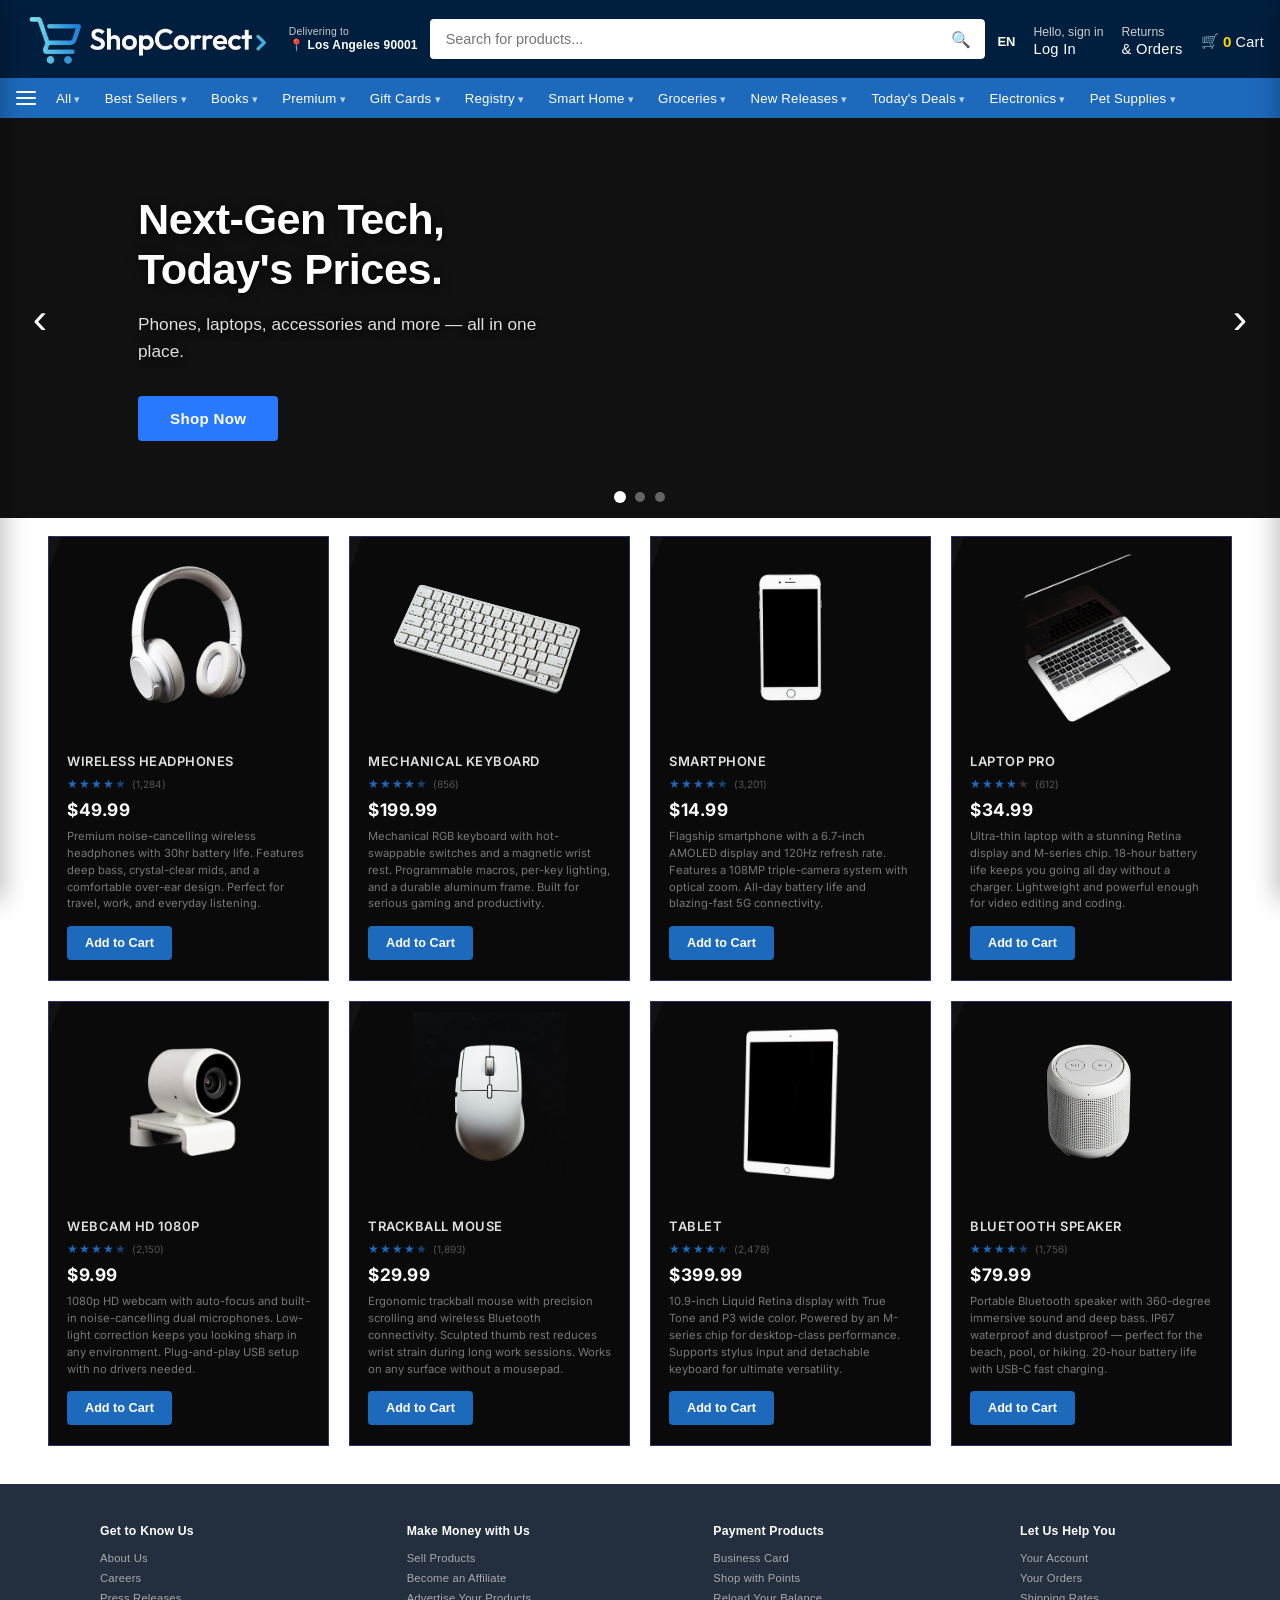
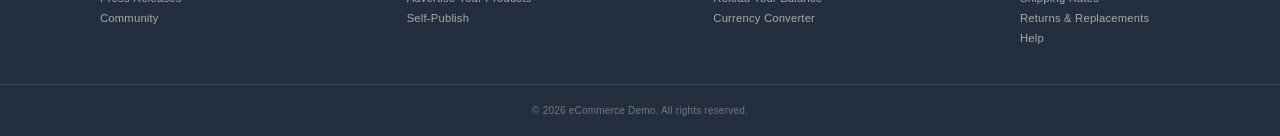
<file: index.html>
<!DOCTYPE html>
<html lang="en">
<head>
    <link href="https://fonts.googleapis.com/css2?family=Inter:wght@400;500;600;700&display=swap" rel="stylesheet">
    <meta charset="UTF-8">
    <meta name="viewport" content="width=device-width, initial-scale=1.0">
    <title>ShopCenter</title>
    <link rel="stylesheet" href="src/css/styles.css">
</head>
<body>

    <!-- Demo Notice -->
    <div id="demo-notice">
        <p>🛍️ Frontend demo only! Try clicking the carousel arrows or adding and removing items from the cart.</p>
        <button id="demo-notice-close">&times;</button>
    </div>

    <!-- Drawer Overlay -->
    <div id="drawer-overlay"></div>

    <!-- Drawer -->
    <div id="drawer">
        <div id="drawer-header">
            <span>👤 Hello, Sign In</span>
            <button id="drawer-close">&times;</button>
        </div>

        <div class="drawer-section">
            <h3>Trending</h3>
            <a href="#">Best Sellers</a>
            <a href="#">New Releases</a>
            <a href="#">Movers & Shakers</a>
            <a href="#">Most Wished For</a>
        </div>

        <div class="drawer-divider"></div>

        <div class="drawer-section">
            <h3>Digital Content & Devices</h3>
            <a href="#">Smart Home</a>
            <a href="#">Electronics</a>
            <a href="#">Computers & Accessories</a>
            <a href="#">Video Games</a>
            <a href="#">TVs & Home Theater</a>
        </div>

        <div class="drawer-divider"></div>

        <div class="drawer-section">
            <h3>Shop by Department</h3>
            <a href="#">Clothing & Fashion</a>
            <a href="#">Books</a>
            <a href="#">Groceries</a>
            <a href="#">Health & Household</a>
            <a href="#">Home & Kitchen</a>
            <a href="#">Pet Supplies</a>
            <a href="#">Sports & Outdoors</a>
            <a href="#">Toys & Games</a>
            <a href="#">Beauty & Personal Care</a>
            <a href="#">Automotive</a>
        </div>

        <div class="drawer-divider"></div>

        <div class="drawer-section">
            <h3>Programs & Features</h3>
            <a href="#">Gift Cards</a>
            <a href="#">Registry</a>
            <a href="#">Subscribe & Save</a>
            <a href="#">Deals of the Day</a>
        </div>

        <div class="drawer-divider"></div>

        <div class="drawer-section">
            <h3>Help & Settings</h3>
            <a href="#">Your Account</a>
            <a href="#">Customer Service</a>
            <a href="#">Sign In</a>
        </div>
    </div>

    <!-- Cart Drawer Overlay -->
    <div id="cart-overlay"></div>

    <!-- Cart Drawer -->
    <div id="cart-drawer">
        <div id="cart-drawer-header">
            <span>🛒 Your Cart</span>
            <button id="cart-drawer-close">&times;</button>
        </div>
        <div id="cart-drawer-items"></div>
        <div id="cart-drawer-footer">
            <div id="cart-drawer-total">
                <span>Subtotal:</span>
                <span id="cart-total-price">$0.00</span>
            </div>
            <button id="cart-checkout-btn">Proceed to Checkout</button>
            <p id="cart-empty-msg">Your cart is empty.</p>
        </div>
    </div>

    <!-- Top bar -->
    <div id="top-bar">
        <img id="logo" src="logo.avif" alt="ShopCenter">

        <div id="deliver-to">
            <span>Delivering to</span>
            <span>📍 Los Angeles 90001</span>
        </div>

        <div id="search-wrapper">
            <input type="text" id="search" placeholder="Search for products...">
            <button id="hi-world-btn">🔍</button>
        </div>

        <div id="top-bar-right">
            <a href="#" class="lang-link">EN</a>
            <a href="#" class="top-link sign-in">
                <span>Hello, sign in</span>
                <span>Log In</span>
            </a>
            <a href="#" class="top-link returns-orders">
                <span>Returns</span>
                <span>& Orders</span>
            </a>
            <button id="cart-btn">🛒 <span class="cart-count">0</span> Cart</button>
        </div>
    </div>

    <!-- Navbar -->
    <nav id="navbar">
        <button id="hamburger-btn">
            <span class="hamburger-icon">
                <span></span>
                <span></span>
                <span></span>
            </span>
        </button>

        <div class="nav-dropdown">
            <a href="#">All</a>
            <div class="nav-dropdown-menu">
                <a href="#">All Departments</a>
                <a href="#">All Deals</a>
                <a href="#">All Brands</a>
                <a href="#">All Categories</a>
            </div>
        </div>

        <div class="nav-dropdown">
            <a href="#">Best Sellers</a>
            <div class="nav-dropdown-menu">
                <a href="#">Top 100 in Electronics</a>
                <a href="#">Top 100 in Books</a>
                <a href="#">Top 100 in Home</a>
                <a href="#">Top 100 in Fashion</a>
                <a href="#">Top 100 in Toys</a>
            </div>
        </div>

        <div class="nav-dropdown">
            <a href="#">Books</a>
            <div class="nav-dropdown-menu">
                <a href="#">Fiction</a>
                <a href="#">Non-Fiction</a>
                <a href="#">Children's Books</a>
                <a href="#">Textbooks</a>
                <a href="#">Audiobooks</a>
            </div>
        </div>

        <div class="nav-dropdown">
            <a href="#">Premium</a>
            <div class="nav-dropdown-menu">
                <a href="#">Premium Video</a>
                <a href="#">Premium Music</a>
                <a href="#">Premium Gaming</a>
                <a href="#">Premium Reading</a>
                <a href="#">Try Before You Buy</a>
            </div>
        </div>

        <div class="nav-dropdown">
            <a href="#">Gift Cards</a>
            <div class="nav-dropdown-menu">
                <a href="#">eGift Cards</a>
                <a href="#">Print at Home</a>
                <a href="#">Mail a Gift Card</a>
                <a href="#">Gift Card Balance</a>
            </div>
        </div>

        <div class="nav-dropdown">
            <a href="#">Registry</a>
            <div class="nav-dropdown-menu">
                <a href="#">Wedding Registry</a>
                <a href="#">Baby Registry</a>
                <a href="#">Birthday Registry</a>
                <a href="#">Find a Registry</a>
            </div>
        </div>

        <div class="nav-dropdown">
            <a href="#">Smart Home</a>
            <div class="nav-dropdown-menu">
                <a href="#">Smart Speakers</a>
                <a href="#">Smart Displays</a>
                <a href="#">Smart Lighting</a>
                <a href="#">Smart Plugs</a>
                <a href="#">Security Cameras</a>
                <a href="#">Thermostats</a>
            </div>
        </div>

        <div class="nav-dropdown">
            <a href="#">Groceries</a>
            <div class="nav-dropdown-menu">
                <a href="#">Snacks & Candy</a>
                <a href="#">Beverages</a>
                <a href="#">Breakfast Foods</a>
                <a href="#">Canned & Packaged</a>
                <a href="#">Organic</a>
                <a href="#">Fresh Produce</a>
            </div>
        </div>

        <div class="nav-dropdown">
            <a href="#">New Releases</a>
            <div class="nav-dropdown-menu">
                <a href="#">Last 30 Days</a>
                <a href="#">Last 90 Days</a>
                <a href="#">Coming Soon</a>
                <a href="#">Most Wished For</a>
            </div>
        </div>

        <div class="nav-dropdown">
            <a href="#">Today's Deals</a>
            <div class="nav-dropdown-menu">
                <a href="#">Lightning Deals</a>
                <a href="#">Deal of the Day</a>
                <a href="#">Savings & Sales</a>
                <a href="#">Coupons</a>
                <a href="#">Outlet</a>
            </div>
        </div>

        <div class="nav-dropdown">
            <a href="#">Electronics</a>
            <div class="nav-dropdown-menu">
                <a href="#">Laptops & Computers</a>
                <a href="#">Headphones</a>
                <a href="#">Smartphones</a>
                <a href="#">Tablets</a>
                <a href="#">Wearable Tech</a>
                <a href="#">Cameras</a>
                <a href="#">Accessories</a>
            </div>
        </div>

        <div class="nav-dropdown">
            <a href="#">Pet Supplies</a>
            <div class="nav-dropdown-menu">
                <a href="#">Dog Food</a>
                <a href="#">Cat Food</a>
                <a href="#">Pet Toys</a>
                <a href="#">Pet Beds</a>
                <a href="#">Grooming</a>
                <a href="#">Fish & Aquatics</a>
            </div>
        </div>
    </nav>

    <!-- Hero -->
    <div id="hero">
        <div id="hero-content">
            <h1 id="hero-title">Next-Gen Tech,<br>Today's Prices.</h1>
            <p id="hero-subtitle">Phones, laptops, accessories and more — all in one place.</p>
            <button id="hero-btn">Shop Now</button>
        </div>
        <video id="hero-video" autoplay muted loop playsinline preload="auto"></video>

        <button id="hero-prev">&#8249;</button>
        <button id="hero-next">&#8250;</button>

        <div id="hero-dots">
            <span class="hero-dot active"></span>
            <span class="hero-dot"></span>
            <span class="hero-dot"></span>
        </div>
    </div>

    <!-- Divider Bar -->
    <div id="section-divider"></div>

    <!-- Products -->
    <main>
        <h2 id="products-heading">Featured Products</h2>
        <section id="product-list"></section>
    </main>

    <footer>
        <div id="footer-top">
            <div class="footer-column">
                <h4>Get to Know Us</h4>
                <a href="#">About Us</a>
                <a href="#">Careers</a>
                <a href="#">Press Releases</a>
                <a href="#">Community</a>
            </div>
            <div class="footer-column">
                <h4>Make Money with Us</h4>
                <a href="#">Sell Products</a>
                <a href="#">Become an Affiliate</a>
                <a href="#">Advertise Your Products</a>
                <a href="#">Self-Publish</a>
            </div>
            <div class="footer-column">
                <h4>Payment Products</h4>
                <a href="#">Business Card</a>
                <a href="#">Shop with Points</a>
                <a href="#">Reload Your Balance</a>
                <a href="#">Currency Converter</a>
            </div>
            <div class="footer-column">
                <h4>Let Us Help You</h4>
                <a href="#">Your Account</a>
                <a href="#">Your Orders</a>
                <a href="#">Shipping Rates</a>
                <a href="#">Returns & Replacements</a>
                <a href="#">Help</a>
            </div>
        </div>
        <div id="footer-divider"></div>
        <div id="footer-bottom">
            <span>© 2026 eCommerce Demo. All rights reserved.</span>
        </div>
    </footer>

    <script src="src/js/app.js"></script>
</body>
</html>
</file>
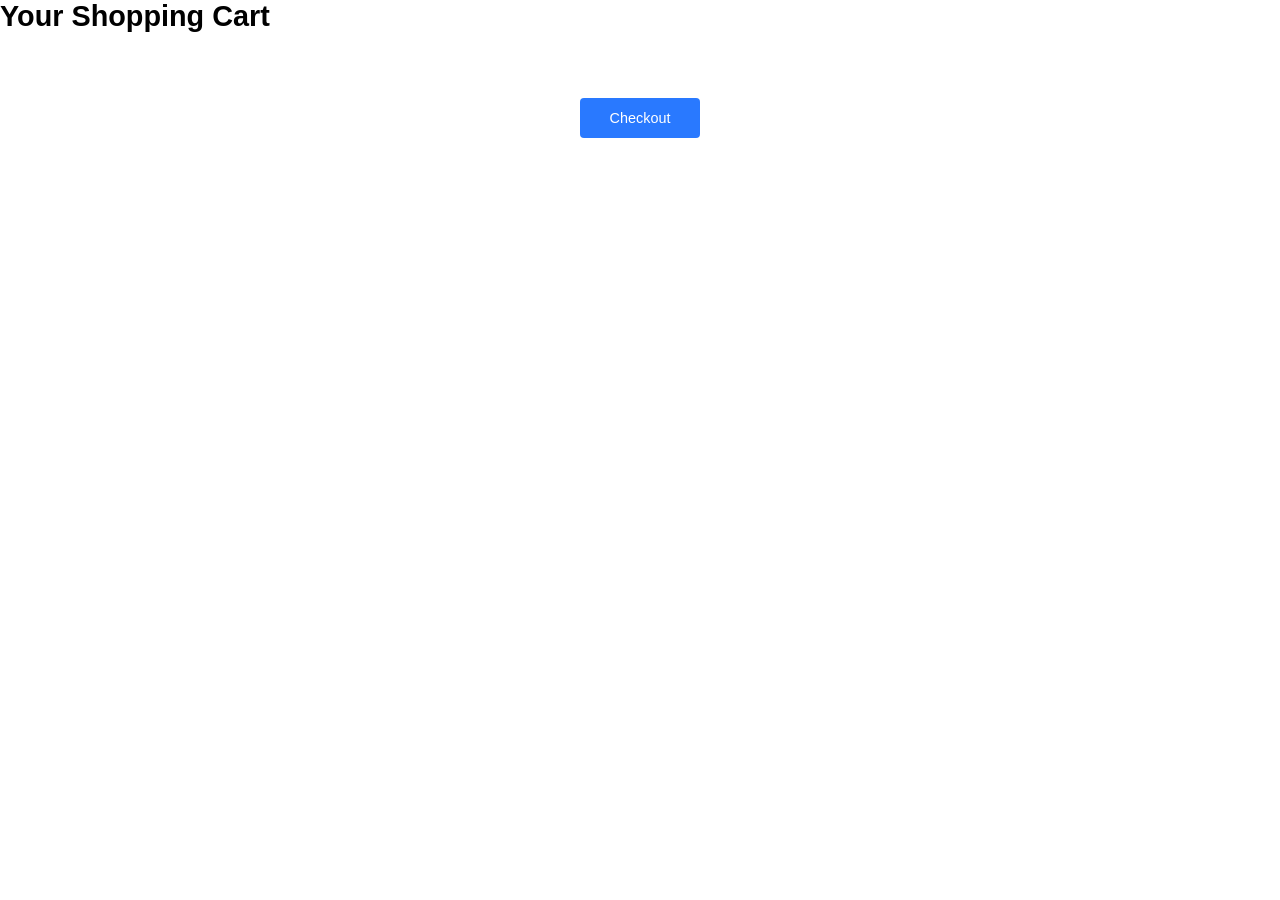
<file: cart.html>
<!DOCTYPE html>
<html lang="en">
<head>
    <meta charset="UTF-8">
    <meta name="viewport" content="width=device-width, initial-scale=1.0">
    <title>Shopping Cart</title>
    <link rel="stylesheet" href="src/css/styles.css">
</head>
<body>
    <header>
        <h1>Your Shopping Cart</h1>
    </header>
    <main class="cart-page">
        <div id="cart-items"></div>
        <div id="total-price"></div>
        <button id="checkout-button">Checkout</button>
    </main>
    <script src="src/js/cart.js"></script>
    <script src="src/js/app.js"></script>
</body>
</html>
</file>
<file: src/css/styles.css>
* {
    box-sizing: border-box;
    margin: 0;
    padding: 0;
}

html, body {
    overflow-x: hidden;
}

html {
    font-size: 90%;
}

body {
    background: linear-gradient(to bottom, #ffffff, #ffffff);
    min-height: 100vh;
    margin: 0;
    font-family: sans-serif;
}

/* ── Drawer Overlay ── */
#drawer-overlay {
    position: fixed;
    top: 0;
    left: 0;
    width: 100%;
    height: 100%;
    background: rgba(0, 0, 0, 0);
    z-index: 998;
    pointer-events: none;
    visibility: hidden;
    transition: background 0.3s ease, visibility 0.3s ease;
}

#drawer-overlay.active {
    background: rgba(0, 0, 0, 0.55);
    pointer-events: all;
    visibility: visible;
}

/* ── Drawer ── */
#drawer {
    position: fixed;
    top: 0;
    left: 0;
    width: 365px;
    height: 100vh;
    background-color: #fff;
    z-index: 999;
    overflow-y: auto;
    transform: translateX(-100%);
    transition: transform 0.3s ease;
    box-shadow: 4px 0 24px rgba(0, 0, 0, 0.25);
}

#drawer.open {
    transform: translateX(0);
}

#drawer-header {
    background-color: #232F3E;
    color: white;
    padding: 16px 20px;
    display: flex;
    align-items: center;
    justify-content: space-between;
    font-size: 1.1em;
    font-weight: 700;
    position: sticky;
    top: 0;
    z-index: 1;
}

#drawer-close {
    background: none;
    border: none;
    color: #fff;
    font-size: 1.8em;
    cursor: pointer;
    line-height: 1;
    padding: 0 4px;
}

#drawer-close:hover {
    color: #ccc;
}

.drawer-section {
    padding: 14px 20px;
}

.drawer-section h3 {
    font-size: 1.05em;
    font-weight: 700;
    color: #111;
    margin-bottom: 10px;
    letter-spacing: -0.2px;
}

.drawer-section a {
    display: block;
    color: #333;
    text-decoration: none;
    padding: 8px 0;
    font-size: 0.92em;
    font-weight: 400;
    transition: color 0.15s ease, padding-left 0.15s ease;
}

.drawer-section a:hover {
    color: #001f3f;
    padding-left: 6px;
    font-weight: 500;
}

.drawer-divider {
    height: 1px;
    background-color: #e0e0e0;
    margin: 4px 20px;
}

/* ── Announcement Bar ── */
#announcement-bar {
    background-color: #5c5c5c;
    color: #fafafa;
    text-align: center;
    padding: 10px;
    font-size: 1.1em;
    font-family: 'Nunito', sans-serif;
    font-weight: 600;
    letter-spacing: 0.3px;
}

/* ── Top Bar ── */
#top-bar {
    background-color: #001f3f;
    padding: 8px 16px;
    display: flex;
    align-items: center;
    gap: 12px;
    position: relative;
}

#logo {
    height: 62px;
    width: auto;
    object-fit: contain;
    object-position: left;
    flex-shrink: 0;
}

#deliver-to {
    display: flex;
    flex-direction: column;
    color: #ccc;
    font-size: 0.72em;
    line-height: 1.3;
    white-space: nowrap;
    cursor: pointer;
    flex-shrink: 0;
    letter-spacing: 0.2px;
}

#deliver-to span:last-child {
    color: #fff;
    font-weight: 600;
    font-size: 1.15em;
}

#search-wrapper {
    display: flex;
    align-items: stretch;
    flex: 1;
    border-radius: 4px;
    overflow: hidden;
    height: 40px;
}

#search {
    flex: 1;
    padding: 10px 16px;
    border: none;
    font-size: 1em;
    outline: none;
    height: 100%;
}

#hi-world-btn {
    background-color: #ffffff;
    color: #111;
    border: none;
    padding: 0 14px;
    font-size: 1.1em;
    cursor: pointer;
    white-space: nowrap;
    border-radius: 0 4px 4px 0;
    display: flex;
    align-items: center;
    justify-content: center;
    height: 100%;
}

#hi-world-btn:hover {
    background-color: #e0e0e0;
}

#top-bar-right {
    display: flex;
    align-items: center;
    gap: 18px;
    flex-shrink: 0;
    margin-top: 6px;
}

#top-bar-right .top-link {
    color: #ccc;
    text-decoration: none;
    font-size: 0.85em;
    line-height: 1.3;
    display: flex;
    flex-direction: column;
    white-space: nowrap;
    cursor: pointer;
    font-family: 'Poppins', sans-serif;
    font-weight: 400;
}

#top-bar-right .top-link span:last-child {
    color: #fff;
    font-weight: 500;
    font-size: 1.2em;
    font-family: 'Poppins', sans-serif;
    letter-spacing: 0.3px;
}

#top-bar-right .lang-link {
    color: #fff;
    text-decoration: none;
    font-size: 0.9em;
    font-weight: 700;
}

#top-bar-right .cart-link {
    color: #fff;
    text-decoration: none;
    font-size: 0.9em;
    font-weight: 700;
    display: flex;
    align-items: center;
    gap: 4px;
    position: relative;
}

#top-bar-right .cart-link .cart-count {
    color: #FFD600;
    font-size: 1em;
    font-weight: 700;
}

/* ── Navbar ── */
#navbar {
    background-color: #1d6abc;
    display: flex;
    align-items: center;
    gap: 0;
    padding: 0 16px;
    overflow: visible;
    position: relative;
    z-index: 100;
    max-width: 100vw;
    flex-wrap: nowrap;
}

#navbar > a {
    color: white;
    text-decoration: none;
    padding: 7px 12px;
    font-size: 0.92em;
    font-weight: 500;
    display: block;
    white-space: nowrap;
    letter-spacing: 0.2px;
}

#navbar > a:hover {
    background-color: rgba(255, 255, 255, 0.15);
}

/* ── Nav Dropdowns ── */
.nav-dropdown {
    position: relative;
    flex-shrink: 0;
}

.nav-dropdown > a {
    color: white;
    text-decoration: none;
    padding: 7px 12px;
    font-size: 0.92em;
    font-weight: 500;
    display: block;
    white-space: nowrap;
    letter-spacing: 0.2px;
    cursor: pointer;
}

.nav-dropdown > a::after {
    content: ' ▾';
    font-size: 0.8em;
    opacity: 0.7;
}

.nav-dropdown:hover > a {
    background-color: rgba(255, 255, 255, 0.15);
}

.nav-dropdown-menu {
    position: absolute;
    top: 100%;
    left: 0;
    min-width: 220px;
    background-color: #fff;
    border: 1px solid #ddd;
    box-shadow: 0 6px 20px rgba(0, 0, 0, 0.15);
    border-radius: 0 0 4px 4px;
    opacity: 0;
    visibility: hidden;
    transform: translateY(-4px);
    transition: opacity 0.2s ease, transform 0.2s ease, visibility 0.2s ease;
    z-index: 200;
}

.nav-dropdown:hover .nav-dropdown-menu {
    opacity: 1;
    visibility: visible;
    transform: translateY(0);
}

.nav-dropdown-menu a {
    display: block;
    color: #333;
    text-decoration: none;
    padding: 10px 18px;
    font-size: 0.85em;
    font-weight: 400;
    white-space: nowrap;
    transition: background-color 0.15s ease, padding-left 0.15s ease;
    border-bottom: 1px solid #f0f0f0;
}

.nav-dropdown-menu a:last-child {
    border-bottom: none;
}

.nav-dropdown-menu a:hover {
    background-color: #f5f5f5;
    padding-left: 22px;
    color: #001f3f;
}

/* ── Hero ── */
#hero {
    position: relative;
    display: flex;
    align-items: center;
    overflow: hidden;
    height: 400px;
    padding: 0 60px;
    background: #111;
    color: white;
}

#hero-video {
    position: absolute;
    right: 0;
    top: 0;
    height: 100%;
    width: 60%;
    object-fit: cover;
    object-position: center;
    mask-image: linear-gradient(to right, transparent 5%, black 45%);
    -webkit-mask-image: linear-gradient(to right, transparent 5%, black 45%);
    transition: opacity 0.6s ease;
}

#hero-content {
    position: relative;
    z-index: 2;
    max-width: 500px;
    transition: opacity 0.4s ease, transform 0.4s ease;
    display: flex;
    flex-direction: column;
    align-items: flex-start;
    text-align: left;
    margin-left: 78px;
}

#hero-content.fade-out {
    opacity: 0;
    transform: translateY(10px);
}

#hero-content h1,
#hero-title {
    font-size: 3em;
    font-weight: 700;
    line-height: 1.15;
    margin-bottom: 16px;
    letter-spacing: -0.5px;
    text-shadow: 0 2px 12px rgba(0, 0, 0, 0.6), 0 1px 3px rgba(0, 0, 0, 0.4);
}

#hero-content p,
#hero-subtitle {
    font-size: 1.2em;
    font-weight: 400;
    color: #e0e0e0;
    margin-bottom: 30px;
    line-height: 1.6;
    padding-left: 0;
    max-width: 420px;
    text-shadow: 0 2px 10px rgba(0, 0, 0, 0.5), 0 1px 3px rgba(0, 0, 0, 0.35);
}

#hero-btn {
    background-color: #2979ff;
    color: white;
    border: none;
    padding: 14px 32px;
    font-size: 1.05em;
    font-weight: 600;
    border-radius: 4px;
    cursor: pointer;
    letter-spacing: 0.3px;
    align-self: flex-start;
    margin-right: 0;
}

#hero-btn:hover {
    background-color: #1c5bbf;
}

/* ── Hero Arrows ── */
#hero-prev,
#hero-next {
    position: absolute;
    top: 50%;
    transform: translateY(-50%);
    background: none;
    border: none;
    color: white;
    font-size: 3em;
    width: 60px;
    height: 100px;
    cursor: pointer;
    z-index: 3;
    display: flex;
    align-items: center;
    justify-content: center;
    transition: color 0.2s ease;
}

#hero-prev:hover,
#hero-next:hover {
    color: rgba(255, 255, 255, 0.6);
}

#hero-prev {
    left: 10px;
}

#hero-next {
    right: 10px;
}

/* ── Hero Dots ── */
#hero-dots {
    position: absolute;
    bottom: 16px;
    left: 50%;
    transform: translateX(-50%);
    display: flex;
    gap: 10px;
    z-index: 3;
}

.hero-dot {
    width: 10px;
    height: 10px;
    border-radius: 50%;
    background: rgba(255, 255, 255, 0.35);
    cursor: pointer;
    transition: background 0.3s ease, transform 0.3s ease;
}

.hero-dot.active {
    background: #fff;
    transform: scale(1.2);
}

/* ── Products ── */


#section-divider {
    display: none;
}

main {
    flex: 1;
    padding: 0 30px 20px;
    width: 100%;
    background-color: transparent;
}

#products-heading {
    display: none;
}

#product-list {
    display: grid;
    grid-template-columns: repeat(auto-fill, minmax(280px, 1fr));
    gap: 20px;
    max-width: 100%;
    margin: 0 auto;
    padding: 18px;
}


.product {
    background: #0a0a0a;
    border-radius: 0;
    padding: 0;
    text-align: left;
    display: flex;
    flex-direction: column;
    align-items: center;
    border: 1px solid #303069;
    outline: none;
    transition: transform 0.2s ease, box-shadow 0.3s ease, border-color 0.3s ease;
    position: relative;
    overflow: hidden;
}

.cart-item {
    display: flex;
    justify-content: space-between;
    padding: 16px 20px;
    border-bottom: none;
    background-color: #ffffff;
    border: 1px solid #d9d9d9;
    border-radius: 12px;
    box-shadow: 0 2px 6px rgba(0, 0, 0, 0.05);
    position: relative;
    overflow: hidden;
}

.product::after {
    content: '';
    position: absolute;
    top: 0;
    left: -75%;
    width: 50%;
    height: 100%;
    background: linear-gradient(
        120deg,
        transparent 0%,
        rgba(255, 255, 255, 0.04) 40%,
        rgba(255, 255, 255, 0.12) 50%,
        rgba(255, 255, 255, 0.04) 60%,
        transparent 100%
    );
    transform: skewX(-20deg);
    pointer-events: none;
    z-index: 2;
}

.product:hover::after {
    animation: shineSwipe 0.65s ease forwards;
}

@keyframes shineSwipe {
    0%   { left: -75%; }
    100% { left: 125%; }
}

.cart-item:hover::after {
    animation: cardReflection 0.6s ease forwards;
}

@keyframes cardReflection {
    0% {
        left: -75%;
    }
    100% {
        left: 125%;
    }
}

.product::before {
    content: '';
    position: absolute;
    top: 0;
    left: 0;
    right: 0;
    height: 2px;
    background: linear-gradient(90deg, transparent 0%, #1d6abc 50%, transparent 100%);
    opacity: 0;
    transition: opacity 0.3s ease;
}

.product:hover {
    transform: scale(1.03);
    box-shadow: 0 0 24px rgba(29, 106, 188, 0.3), 0 0 48px rgba(29, 106, 188, 0.1);
    border-color: #1d6abc;
}

.product:hover::before {
    opacity: 1;
}

.product-media {
    width: 100%;
    height: 200px;
    overflow: hidden;
    background: #0a0a0a;
    flex-shrink: 0;
}

.product-image {
    width: 100%;
    height: 100%;
    object-fit: contain;
    object-position: center;
    padding: 10px;
    background: #0a0a0a;
    transition: transform 0.3s ease;
}

.product:hover .product-image {
    transform: scale(1.05);
}

.product-emoji {
    font-size: 4.5em;
    text-align: center;
    padding: 40px 0;
    line-height: 1;
    background: #111;
}

.product-info {
    padding: 16px 18px 20px;
    width: 100%;
    display: flex;
    flex-direction: column;
    align-items: flex-start;
    gap: 6px;
}

.product-info h3 {
    display: block;
    font-size: 0.9em;
    font-weight: 600;
    color: #e0e0e0;
    margin: 0;
    letter-spacing: 0.5px;
    font-family: 'Inter', sans-serif;
    text-align: left;
    text-transform: uppercase;
}

.product-rating {
    display: flex;
    align-items: center;
    gap: 6px;
    margin: 2px 0;
}

.product-rating .stars {
    display: flex;
    gap: 1px;
    font-size: 0.85em;
}

.star.full {
    color: #1d6abc;
}

.star.half {
    color: #1d6abc;
    opacity: 0.6;
}

.star.empty {
    color: #333;
}

.review-count {
    display: inline;
    font-size: 0.7em;
    color: #555;
    font-weight: 400;
    font-family: 'Inter', sans-serif;
}

.current-price {
    font-size: 1.2em;
    font-weight: 700;
    color: #fff;
    letter-spacing: 0.5px;
    font-family: 'Inter', sans-serif;
}

.product-desc {
    display: block;
    font-size: 0.78em;
    line-height: 1.5;
    color: #777;
    text-align: left;
    margin-top: 2px;
    font-weight: 400;
    font-family: 'Inter', sans-serif;
}

.product-badge {
    display: none;
}

.product-shipping {
    display: none;
}

.old-price {
    display: none;
}

.discount-tag {
    display: none;
}

.product button,
.product-info button {
    display: inline-block;
    background-color: #1d6abc;
    color: #fff;
    border: none;
    padding: 10px 18px;
    font-size: 0.88em;
    font-weight: 600;
    border-radius: 4px;
    cursor: pointer;
    margin-top: 8px;
    transition: background-color 0.2s ease;
}

.product button:hover,
.product-info button:hover {
    background-color: #155a9c;
}

/* ── Footer ── */
footer {
    background-color: #232F3E;
    color: #aaa;
    font-size: 0.85em;
    letter-spacing: 0.2px;
    padding: 0;
}

#footer-top {
    display: flex;
    justify-content: space-between;
    gap: 40px;
    padding: 40px 60px;
    max-width: 1200px;
    margin: 0 auto;
    width: 100%;
    flex-wrap: wrap;
}

.footer-column {
    display: flex;
    flex-direction: column;
    gap: 8px;
    min-width: 160px;
}

.footer-column h4 {
    color: #fff;
    font-size: 1em;
    font-weight: 700;
    margin-bottom: 6px;
}

.footer-column a {
    color: #aaa;
    text-decoration: none;
    font-size: 0.92em;
    transition: color 0.15s ease;
}

.footer-column a:hover {
    color: #fff;
}

#footer-divider {
    height: 1px;
    background-color: rgba(255, 255, 255, 0.1);
}

#footer-bottom {
    display: flex;
    align-items: center;
    justify-content: center;
    gap: 24px;
    padding: 20px 60px;
    flex-wrap: wrap;
}

#footer-bottom img {
    height: 30px;
    width: auto;
    object-fit: contain;
}

#footer-bottom span {
    color: #777;
    font-size: 0.82em;
}


/* ── Cart page ── */
.cart-page {
    background-color: transparent;
    padding: 20px 30px;
}

#cart-items {
    display: flex;
    flex-direction: column;
    gap: 1rem;
    padding: 1rem;
    max-width: 800px;
    margin: 0 auto;
}

#total-price {
    max-width: 700px;
    margin: 16px auto;
    font-weight: bold;
    font-size: 1.1em;
}

#checkout-button {
    display: block;
    margin: 0 auto;
    background-color: #2979ff;
    color: white;
    border: none;
    padding: 12px 30px;
    cursor: pointer;
    border-radius: 4px;
    font-size: 1em;
}

#checkout-button:hover {
    background-color: #1c54b2;
}

#hamburger-btn {
    background: transparent;
    border: none;
    padding: 10px 8px 10px 0;
    cursor: pointer;
    display: flex;
    align-items: center;
}

#hamburger-btn:hover .hamburger-icon span {
    background-color: #ccc;
}

.hamburger-icon {
    display: flex;
    flex-direction: column;
    justify-content: center;
    gap: 4px;
    width: 20px;
    height: 20px;
}

.hamburger-icon span {
    display: block;
    width: 100%;
    height: 2px;
    background-color: #fff;
    border-radius: 1px;
    transition: background-color 0.2s ease;
}

/* ── Cart Drawer Overlay ── */
#cart-overlay {
    position: fixed;
    top: 0;
    left: 0;
    width: 100%;
    height: 100%;
    background: rgba(0, 0, 0, 0);
    z-index: 998;
    pointer-events: none;
    visibility: hidden;
    transition: background 0.3s ease, visibility 0.3s ease;
}

#cart-overlay.active {
    background: rgba(0, 0, 0, 0.55);
    pointer-events: all;
    visibility: visible;
}

/* ── Cart Drawer ── */
#cart-drawer {
    position: fixed;
    top: 0;
    right: 0;
    width: 380px;
    height: 100vh;
    background-color: #fff;
    z-index: 999;
    display: flex;
    flex-direction: column;
    transform: translateX(100%);
    transition: transform 0.3s ease;
    box-shadow: -4px 0 24px rgba(0, 0, 0, 0.25);
}

#cart-drawer.open {
    transform: translateX(0);
}

#cart-drawer-header {
    background-color: #232F3E;
    color: white;
    padding: 16px 20px;
    display: flex;
    align-items: center;
    justify-content: space-between;
    font-size: 1.1em;
    font-weight: 700;
    flex-shrink: 0;
}

#cart-drawer-close {
    background: none;
    border: none;
    color: #fff;
    font-size: 1.8em;
    cursor: pointer;
    line-height: 1;
    padding: 0 4px;
}

#cart-drawer-close:hover {
    color: #ccc;
}

#cart-drawer-items {
    flex: 1;
    overflow-y: auto;
    padding: 0;
}

.cart-drawer-item {
    display: flex;
    align-items: center;
    gap: 14px;
    padding: 14px 20px;
    border-bottom: 1px solid #eee;
}

.cart-drawer-item .cart-item-emoji {
    font-size: 2.2em;
    flex-shrink: 0;
}

.cart-drawer-item .cart-item-image {
    width: 50px;
    height: 50px;
    object-fit: cover;
    border-radius: 4px;
    flex-shrink: 0;
}

.cart-drawer-item .cart-item-details {
    flex: 1;
    display: flex;
    flex-direction: column;
    gap: 2px;
}

.cart-drawer-item .cart-item-name {
    font-size: 0.92em;
    font-weight: 600;
    color: #111;
}

.cart-drawer-item .cart-item-price {
    font-size: 0.88em;
    color: #555;
    font-family: 'Poppins', sans-serif;
    font-weight: 500;
}

.cart-drawer-item .cart-item-qty {
    font-size: 0.78em;
    color: #888;
}

.cart-drawer-item .cart-item-remove {
    background: none;
    border: none;
    color: #c62828;
    font-size: 0.82em;
    cursor: pointer;
    padding: 4px 8px;
    border-radius: 4px;
    flex-shrink: 0;
    transition: background-color 0.15s ease;
}

.cart-drawer-item .cart-item-remove:hover {
    background-color: #fdecea;
}

#cart-drawer-footer {
    border-top: 2px solid #eee;
    padding: 16px 20px;
    flex-shrink: 0;
}

#cart-drawer-total {
    display: flex;
    justify-content: space-between;
    font-size: 1.1em;
    font-weight: 700;
    color: #111;
    margin-bottom: 14px;
    font-family: 'Poppins', sans-serif;
}

#cart-checkout-btn {
    width: 100%;
    background-color: #FFD600;
    color: #111;
    border: none;
    padding: 12px;
    font-size: 1em;
    font-weight: 700;
    border-radius: 4px;
    cursor: pointer;
    transition: background-color 0.2s ease;
}

#cart-checkout-btn:hover {
    background-color: #e6c200;
}

#cart-empty-msg {
    text-align: center;
    color: #888;
    font-size: 0.9em;
    margin-top: 10px;
}

#cart-btn {
    background: none;
    border: none;
    color: #fff;
    font-size: 1em;
    font-weight: 500;
    cursor: pointer;
    display: flex;
    align-items: center;
    gap: 4px;
    font-family: 'Poppins', sans-serif;
    letter-spacing: 0.3px;
}

#cart-btn:hover {
    color: #ccc;
}

#cart-btn .cart-count {
    color: #FFD600;
    font-size: 1.05em;
    font-weight: 600;
    font-family: 'Poppins', sans-serif;
}

/* ── Demo Notice ── */
#demo-notice {
    position: fixed;
    top: 16px;
    right: 16px;
    background-color: rgba(29, 106, 188, 0.9);
    color: #fff;
    padding: 10px 36px 10px 14px;
    border-radius: 6px;
    font-size: .85em;
    font-weight: 400;
    z-index: 1100;
    box-shadow: 0 2px 10px rgba(0, 0, 0, 0.1);
    max-width: 300px;
    line-height: 1.5;
    opacity: 0;
    transform: translateX(30px);
    transition: opacity 1s ease, transform 0.4s ease;
    pointer-events: none;
    backdrop-filter: blur(4px);
}

#demo-notice.visible {
    opacity: 1;
    transform: translateX(0);
    pointer-events: all;
}

#demo-notice p {
    margin: 0;
}

#demo-notice-close {
    position: absolute;
    top: 6px;
    right: 8px;
    background: none;
    border: none;
    color: rgba(255, 255, 255, 0.6);
    font-size: 1.1em;
    cursor: pointer;
    line-height: 1;
    padding: 0;
}

#demo-notice-close:hover {
    color: #fff;
}

@keyframes slideIn {
    from {
        opacity: 0;
        transform: translateX(30px);
    }
    to {
        opacity: 1;
        transform: translateX(0);
    }
}

@keyframes fadeOut {
    from {
        opacity: 1;
    }
    to {
        opacity: 0;
        visibility: hidden;
    }
}

/* ══════════════════════════════════════════
   MOBILE — max-width: 768px
   ══════════════════════════════════════════ */
@media (max-width: 768px) {

    /* ── Top Bar ── */
    #top-bar {
        flex-wrap: wrap;
        padding: 8px 10px;
        gap: 6px;
    }

    #logo {
        height: 60px;
    }

    #deliver-to {
        display: none;
    }

    #search-wrapper {
        order: 3;
        width: 100%;
        flex: none;
        height: 36px;
    }

    #search {
        font-size: 0.9em;
    }

    /* Hide lang, returns & orders — keep only Log In + Cart */
    #top-bar-right {
        gap: 14px;
        margin-left: auto;
    }

    #top-bar-right .lang-link {
        display: none;
    }

    /* Hide "Returns & Orders" link */
    #top-bar-right .top-link.returns-orders {
        display: none;
    }

    /* Log In link — just text */
    #top-bar-right .top-link.sign-in {
        font-size: 0.82em;
    }

    #top-bar-right .top-link.sign-in span:first-child {
        display: none;
    }

    #top-bar-right .top-link.sign-in span:last-child {
        font-size: 1em;
    }

    /* ── Navbar — horizontal scroll ── */
    #navbar {
        overflow-x: auto;
        overflow-y: hidden;
        -webkit-overflow-scrolling: touch;
        scrollbar-width: none;
        flex-wrap: nowrap;
        gap: 0;
        padding: 0 10px;
        cursor: grab;
    }

    #navbar::-webkit-scrollbar {
        display: none;
    }

    .nav-dropdown > a::after {
        display: none;
    }

    .nav-dropdown-menu {
        display: none;
    }

    /* ── Hero — video background with gradient ── */
    #hero {
        height: 400px;
        padding: 0 20px;
        justify-content: center;
        align-items: flex-start;
    }

    #hero-video {
        display: block !important;
        position: absolute;
        top: 0;
        left: 0;
        width: 100%;
        height: 100%;
        object-fit: cover;
        object-position: center;
        mask-image: none;
        -webkit-mask-image: none;
        opacity: 1;
    }

    #hero::after {
        content: '';
        position: absolute;
        top: 0;
        left: 0;
        width: 100%;
        height: 100%;
        background: rgba(0, 0, 0, 0.45);
        z-index: 1;
    }

    #hero-content {
        margin-left: 0;
        z-index: 2;
        align-items: center;
        text-align: center;
        width: 100%;
        padding: 0;
        height: 100%;
        display: flex;
        flex-direction: column;
        justify-content: center;
        background: none;
        border-radius: 0;
        backdrop-filter: none;
        -webkit-backdrop-filter: none;
    }

    #hero-content h1,
    #hero-title {
        font-size: 2.86em;
        margin-bottom: 0;
        text-align: center;
        white-space: normal;
    }

    #hero-content h1 br,
    #hero-title br {
        display: inline;
    }

    #hero-content p,
    #hero-subtitle {
        font-size: 1.05em;
        margin-bottom: 0;
        max-width: 300px;
        text-align: center;
        margin-left: auto;
        margin-right: auto;
        white-space: normal;
        margin-top: 16px;
    }

    #hero-btn {
        padding: 8px 18px;
        font-size: 0.78em;
        align-self: center;
        margin-bottom: 0;
        margin-top: 12px;
    }

    #hero-prev,
    #hero-next {
        font-size: 2em;
        width: 40px;
        height: 60px;
    }

    #hero-prev { left: 4px; }
    #hero-next { right: 4px; }

    #hero-dots {
        bottom: 10px;
    }

    .hero-dot {
        width: 8px;
        height: 8px;
    }

    /* ── Products ── */
    main {
        padding: 20px 12px;
    }

    #products-heading {
        font-size: 1.2em;
        margin-bottom: 16px;
    }

    #product-list {
        grid-template-columns: repeat(auto-fill, minmax(160px, 1fr));
        gap: 10px;
    }

    .product-image {
        height: 160px;
    }

    .product:nth-child(n+5) .product-image {
        height: 100px;
        padding: 6px;
    }

    .product h3 {
        font-size: 0.8em;
    }

    .product p {
        font-size: 0.85em;
    }

    .product button {
        padding: 8px;
        font-size: 0.78em;
    }

    /* ── Cart Drawer full width ── */
    #cart-drawer {
        width: 100%;
    }

    /* ── Drawer ── */
    #drawer {
        width: 280px;
    }

    /* ── Footer ── */
    #footer-top {
        display: grid;
        grid-template-columns: repeat(2, 1fr);
        gap: 24px;
        padding: 30px 24px;
    }

    .footer-column {
        min-width: auto;
    }

    #footer-bottom {
        flex-direction: row;
        gap: 12px;
        padding: 16px 24px;
        text-align: center;
        justify-content: center;
        flex-wrap: wrap;
    }
}

/* ══════════════════════════════════════════
   SMALL PHONES — max-width: 480px
   ══════════════════════════════════════════ */
@media (max-width: 480px) {

    #hero {
        height: 340px;
        padding: 0 14px;
    }

    #hero-content h1,
    #hero-title {
        font-size: 1.95em;
    }

    #hero-content p,
    #hero-subtitle {
        font-size: 0.88em;
        max-width: 240px;
        margin-top: 14px;
    }

    #hero-btn {
        padding: 7px 16px;
        font-size: 0.72em;
    }

    #hero-prev,
    #hero-next {
        font-size: 1.5em;
        width: 32px;
    }

    .product-image {
        height: 120px;
    }

    .product:nth-child(n+5) .product-image {
        height: 80px;
    }

    #top-bar {
        padding: 6px 8px;
    }

    #logo {
        height: 50px;
    }

    #drawer {
        width: 100%;
    }

    #footer-top {
        grid-template-columns: repeat(2, 1fr);
        gap: 20px;
        padding: 24px 16px;
    }

    .footer-column h4 {
        font-size: 0.88em;
    }

    .footer-column a {
        font-size: 0.8em;
    }
}

.product-media {
    width: 100%;
    height: 200px;
    overflow: hidden;
    background: #0a0a0a;
}

.desc-btn {
    display: none;
}

.desc-popup {
    display: none;
}

.desc-popup.visible {
    display: none;
}

.desc-popup h4 {
    display: none;
}

.desc-popup p {
    display: none;
}

.desc-popup-close {
    display: none;
}
</file>
